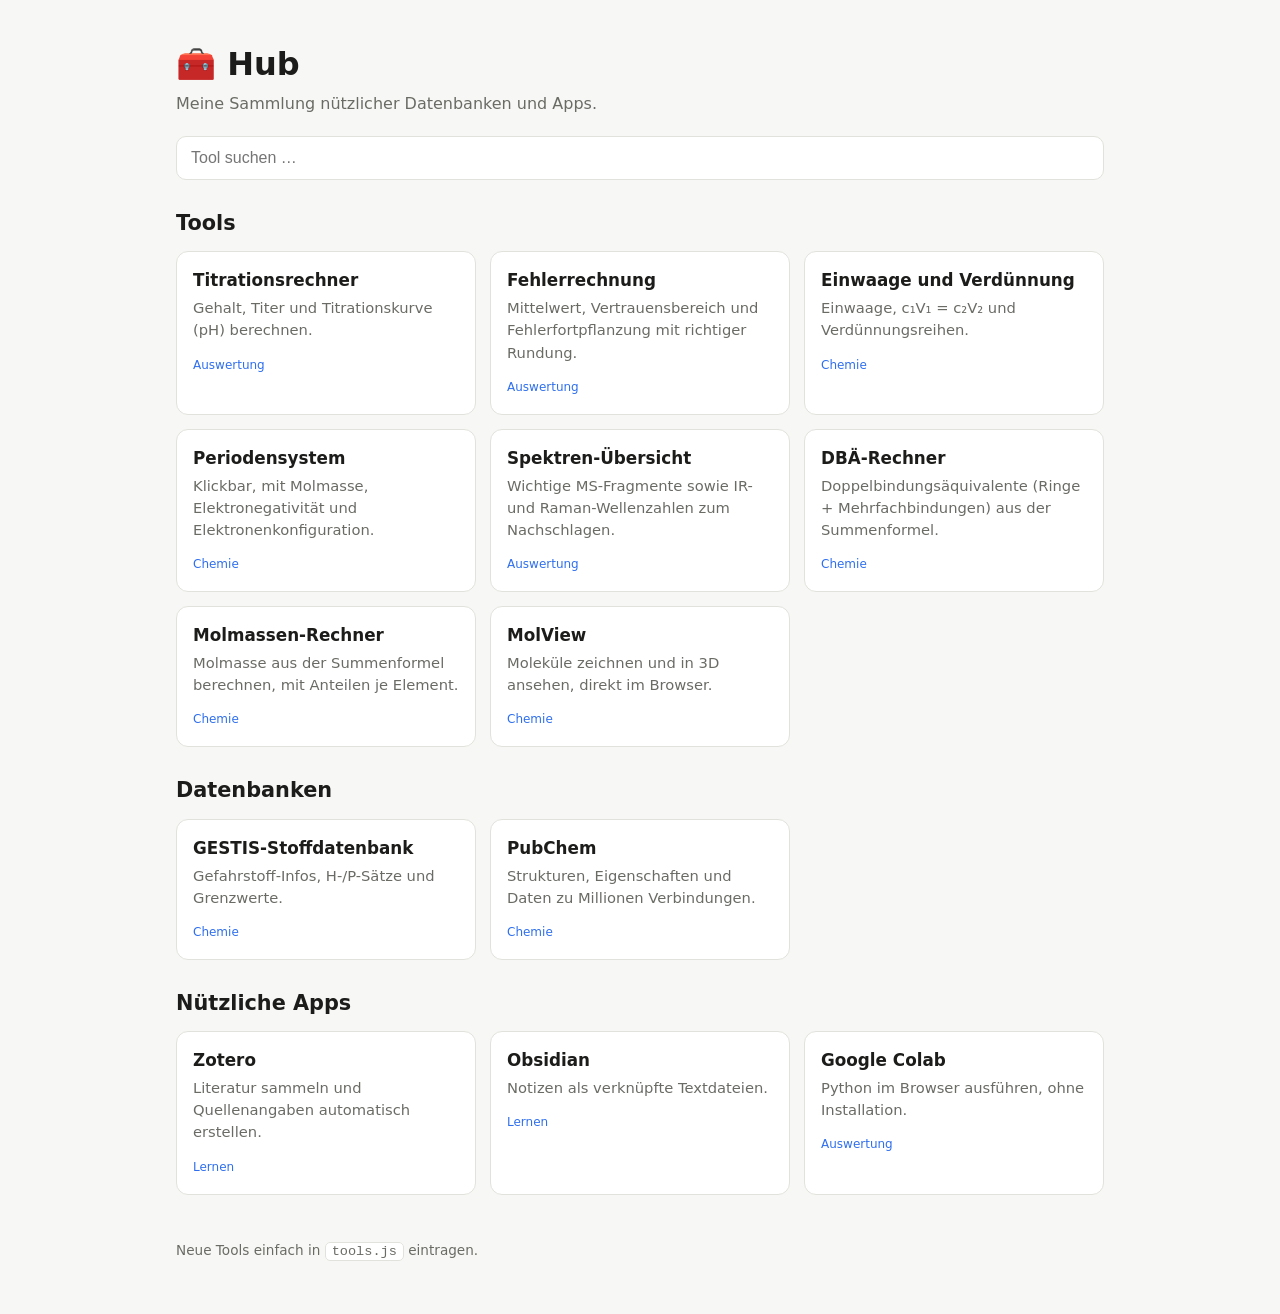
<file: index.html>
<!doctype html>
<html lang="de">
<head>
  <meta charset="utf-8">
  <meta name="viewport" content="width=device-width, initial-scale=1">
  <title>Hub</title>
  <meta name="description" content="Meine Sammlung nützlicher Tools">
  <link rel="stylesheet" href="style.css">
</head>
<body>
  <header>
    <h1>🧰 Hub</h1>
    <p>Meine Sammlung nützlicher Datenbanken und Apps.</p>
    <input id="suche" type="search" placeholder="Tool suchen …" aria-label="Suche" style="margin-bottom:0">
  </header>

  <main>
    <div id="liste"></div>
    <p id="leer" hidden>Nichts gefunden.</p>
  </main>

  <footer>
    <p>Neue Tools einfach in <code>tools.js</code> eintragen.</p>
  </footer>

  <script src="tools.js"></script>
  <script src="script.js"></script>
</body>
</html>
</file>
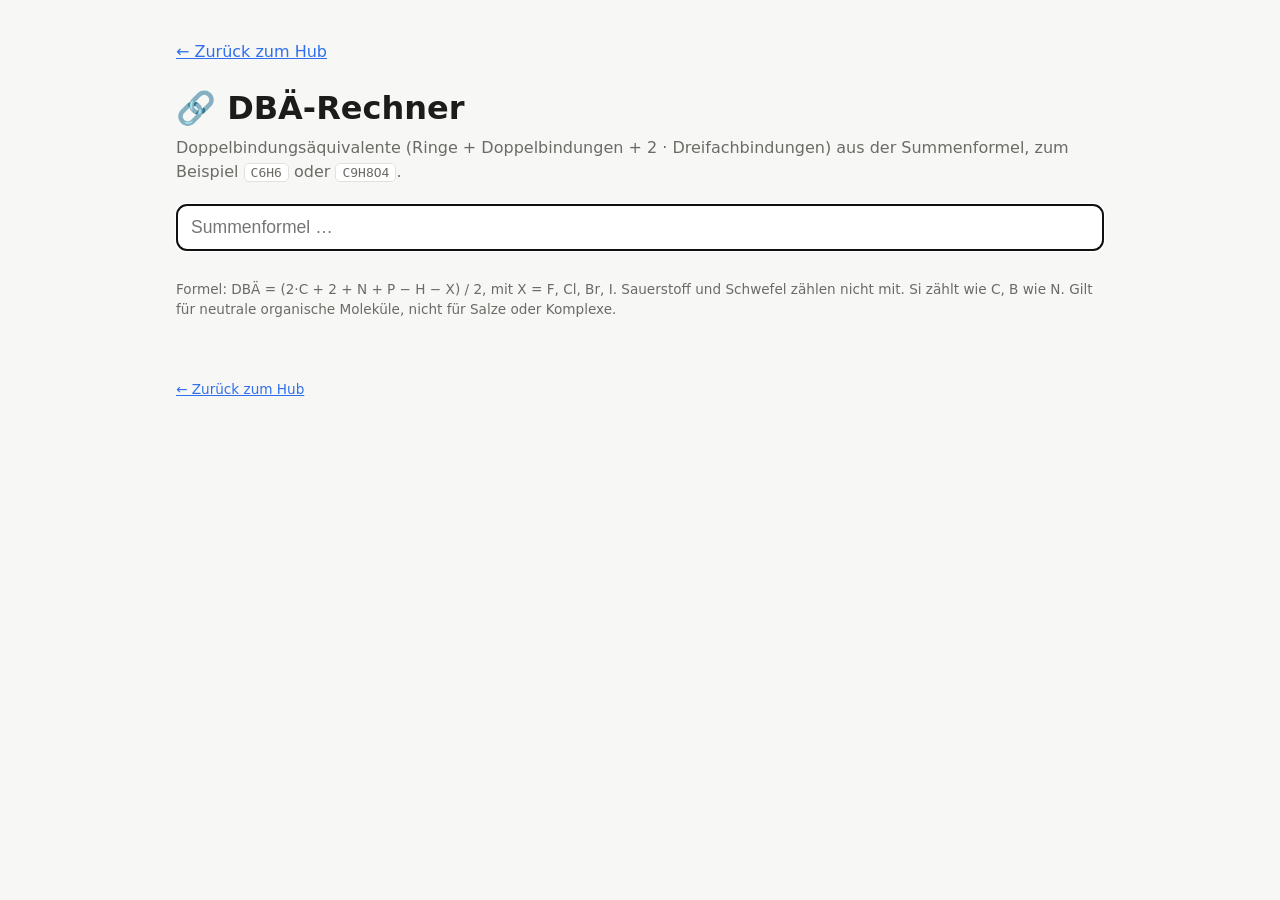
<file: dbae.html>
<!doctype html>
<html lang="de">
<head>
  <meta charset="utf-8">
  <meta name="viewport" content="width=device-width, initial-scale=1">
  <title>DBÄ-Rechner – Hub</title>
  <meta name="description" content="Doppelbindungsäquivalente aus der Summenformel berechnen">
  <link rel="stylesheet" href="style.css">
</head>
<body>
  <header>
    <p><a href="index.html">← Zurück zum Hub</a></p>
    <h1>🔗 DBÄ-Rechner</h1>
    <p>Doppelbindungsäquivalente (Ringe + Doppelbindungen + 2 · Dreifachbindungen) aus der Summenformel, zum Beispiel <code>C6H6</code> oder <code>C9H8O4</code>.</p>
    <input id="formel" type="text" placeholder="Summenformel …" aria-label="Summenformel"
           autocomplete="off" autocapitalize="off" spellcheck="false" autofocus>
  </header>

  <main>
    <p id="fehler" class="fehler" hidden></p>
    <div id="ergebnis" hidden>
      <p class="gross">DBÄ = <strong id="dbae"></strong></p>
      <p id="deutung"></p>
      <p id="rechnung" class="hinweis"></p>
    </div>
    <p class="hinweis">Formel: DBÄ = (2·C + 2 + N + P − H − X) / 2, mit X = F, Cl, Br, I.
      Sauerstoff und Schwefel zählen nicht mit. Si zählt wie C, B wie N.
      Gilt für neutrale organische Moleküle, nicht für Salze oder Komplexe.</p>
  </main>

  <footer>
    <p><a href="index.html">← Zurück zum Hub</a></p>
  </footer>

  <script src="formel.js"></script>
  <script src="dbae.js"></script>
</body>
</html>
</file>
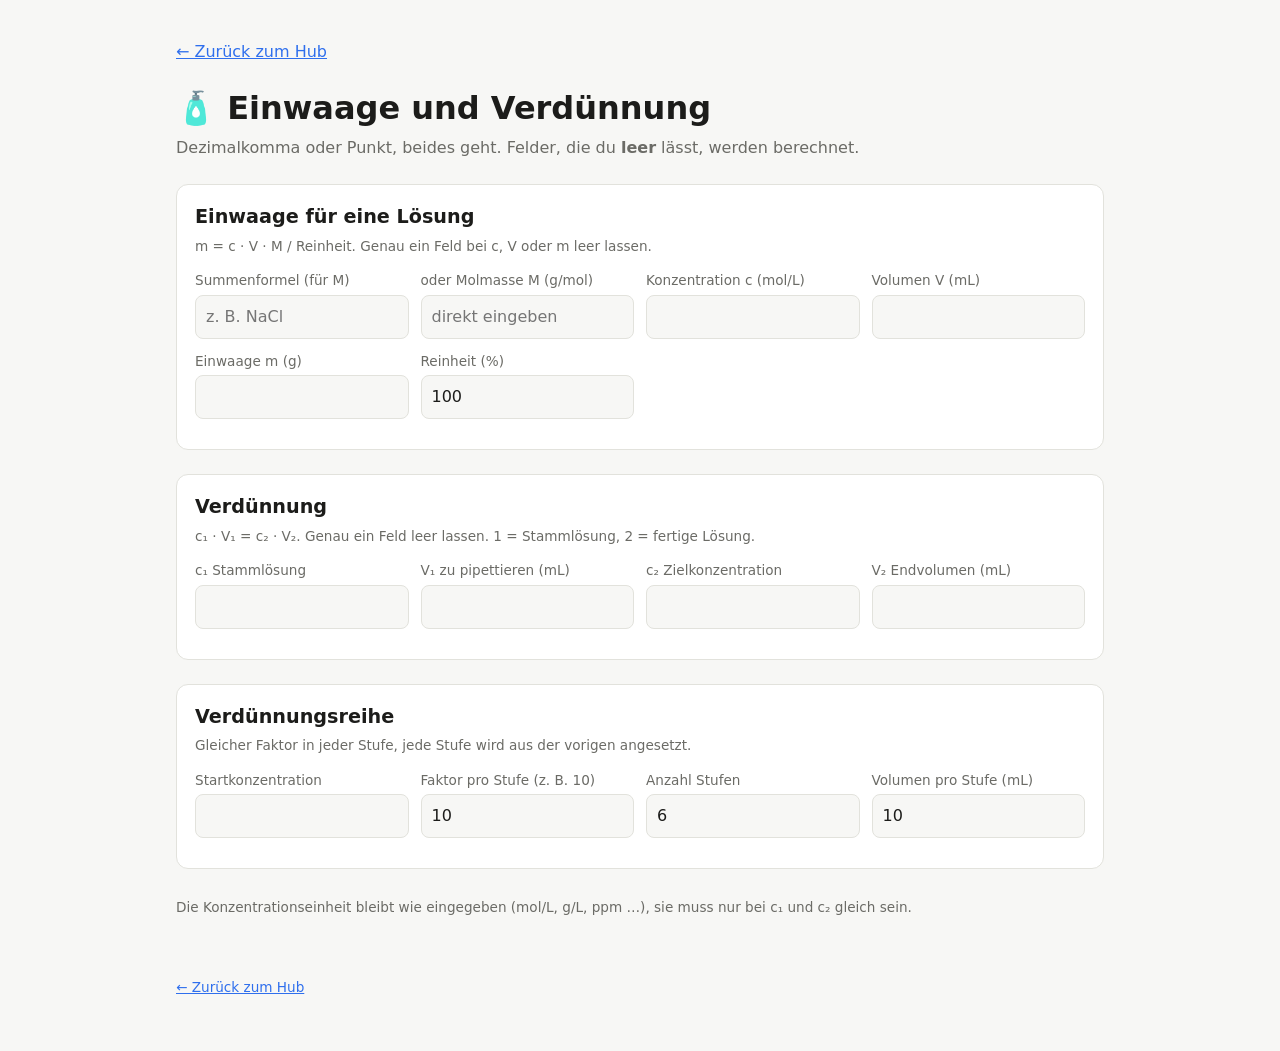
<file: einwaage.html>
<!doctype html>
<html lang="de">
<head>
  <meta charset="utf-8">
  <meta name="viewport" content="width=device-width, initial-scale=1">
  <title>Einwaage und Verdünnung – Hub</title>
  <meta name="description" content="Einwaage, Verdünnung und Verdünnungsreihe berechnen">
  <link rel="stylesheet" href="style.css">
</head>
<body>
  <header>
    <p><a href="index.html">← Zurück zum Hub</a></p>
    <h1>🧴 Einwaage und Verdünnung</h1>
    <p>Dezimalkomma oder Punkt, beides geht. Felder, die du <strong>leer</strong> lässt, werden berechnet.</p>
  </header>

  <main>
    <section class="box">
      <h2>Einwaage für eine Lösung</h2>
      <p class="hinweis">m = c · V · M / Reinheit. Genau ein Feld bei c, V oder m leer lassen.</p>
      <div class="form">
        <label>Summenformel (für M)<input id="e-formel" type="text" placeholder="z. B. NaCl" autocomplete="off" autocapitalize="off" spellcheck="false"></label>
        <label>oder Molmasse M (g/mol)<input id="e-M" type="text" inputmode="decimal" placeholder="direkt eingeben"></label>
        <label>Konzentration c (mol/L)<input id="e-c" type="text" inputmode="decimal"></label>
        <label>Volumen V (mL)<input id="e-V" type="text" inputmode="decimal"></label>
        <label>Einwaage m (g)<input id="e-m" type="text" inputmode="decimal"></label>
        <label>Reinheit (%)<input id="e-p" type="text" inputmode="decimal" value="100"></label>
      </div>
      <div id="e-out" class="ergebnis-box" hidden></div>
    </section>

    <section class="box">
      <h2>Verdünnung</h2>
      <p class="hinweis">c₁ · V₁ = c₂ · V₂. Genau ein Feld leer lassen. 1 = Stammlösung, 2 = fertige Lösung.</p>
      <div class="form">
        <label>c₁ Stammlösung<input id="v-c1" type="text" inputmode="decimal"></label>
        <label>V₁ zu pipettieren (mL)<input id="v-V1" type="text" inputmode="decimal"></label>
        <label>c₂ Zielkonzentration<input id="v-c2" type="text" inputmode="decimal"></label>
        <label>V₂ Endvolumen (mL)<input id="v-V2" type="text" inputmode="decimal"></label>
      </div>
      <div id="v-out" class="ergebnis-box" hidden></div>
    </section>

    <section class="box">
      <h2>Verdünnungsreihe</h2>
      <p class="hinweis">Gleicher Faktor in jeder Stufe, jede Stufe wird aus der vorigen angesetzt.</p>
      <div class="form">
        <label>Startkonzentration<input id="r-c" type="text" inputmode="decimal"></label>
        <label>Faktor pro Stufe (z. B. 10)<input id="r-f" type="text" inputmode="decimal" value="10"></label>
        <label>Anzahl Stufen<input id="r-n" type="text" inputmode="numeric" value="6"></label>
        <label>Volumen pro Stufe (mL)<input id="r-V" type="text" inputmode="decimal" value="10"></label>
      </div>
      <div id="r-out" hidden>
        <table class="text">
          <thead><tr><th>Stufe</th><th>Konzentration</th><th>Übertrag (mL)</th><th>Lösungsmittel (mL)</th></tr></thead>
          <tbody id="r-zeilen"></tbody>
        </table>
      </div>
      <p id="r-fehler" class="fehler" hidden></p>
    </section>

    <p class="hinweis">Die Konzentrationseinheit bleibt wie eingegeben (mol/L, g/L, ppm …), sie muss nur bei c₁ und c₂ gleich sein.</p>
  </main>

  <footer><p><a href="index.html">← Zurück zum Hub</a></p></footer>
  <script src="formel.js"></script>
  <script src="rechnen.js"></script>
  <script src="einwaage.js"></script>
</body>
</html>
</file>
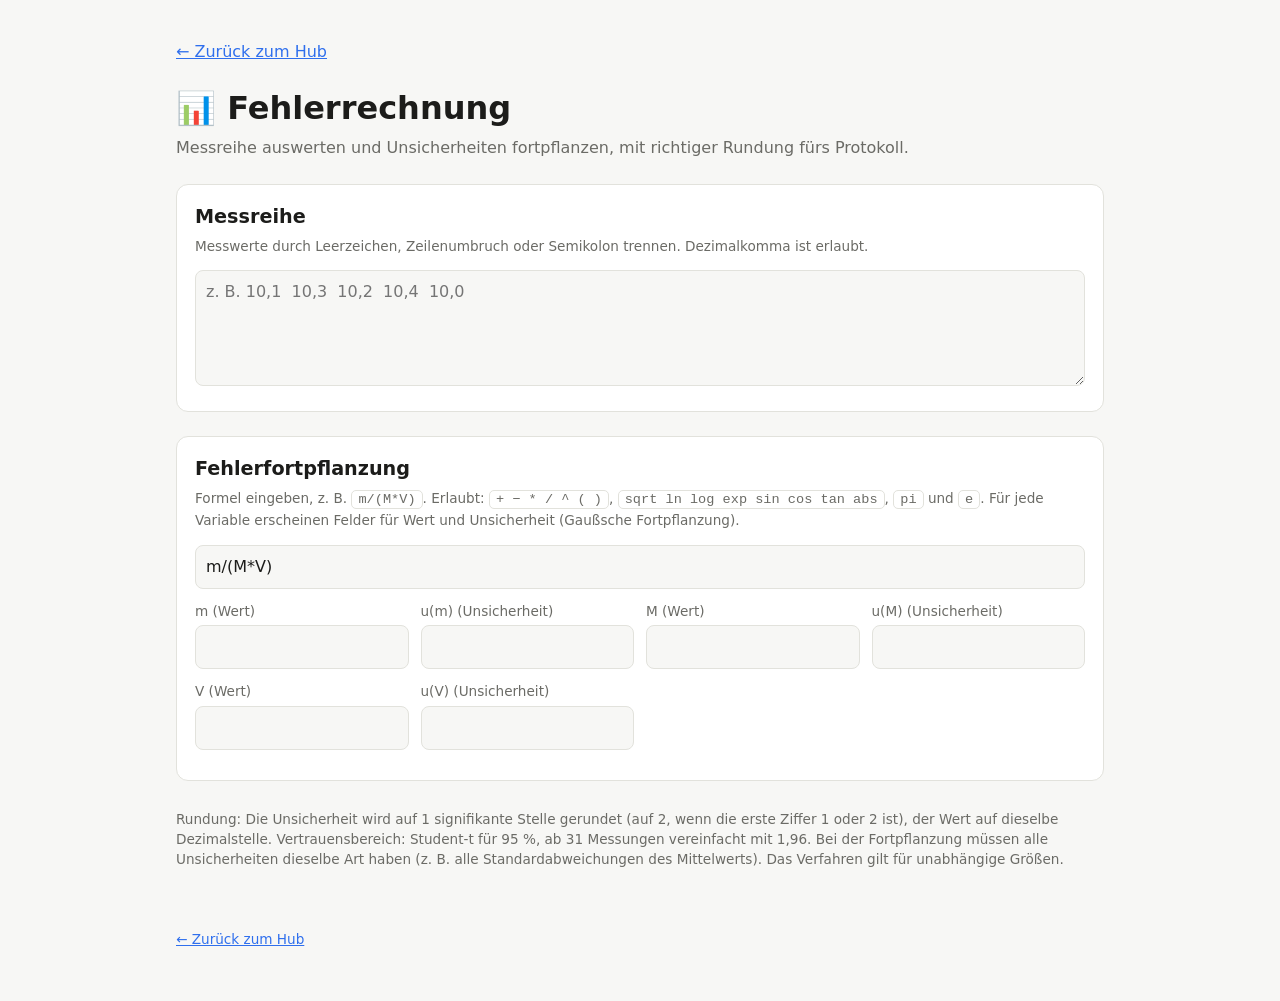
<file: fehler.html>
<!doctype html>
<html lang="de">
<head>
  <meta charset="utf-8">
  <meta name="viewport" content="width=device-width, initial-scale=1">
  <title>Fehlerrechnung – Hub</title>
  <meta name="description" content="Mittelwert, Standardabweichung, Vertrauensbereich und Fehlerfortpflanzung">
  <link rel="stylesheet" href="style.css">
</head>
<body>
  <header>
    <p><a href="index.html">← Zurück zum Hub</a></p>
    <h1>📊 Fehlerrechnung</h1>
    <p>Messreihe auswerten und Unsicherheiten fortpflanzen, mit richtiger Rundung fürs Protokoll.</p>
  </header>

  <main>
    <section class="box">
      <h2>Messreihe</h2>
      <p class="hinweis">Messwerte durch Leerzeichen, Zeilenumbruch oder Semikolon trennen. Dezimalkomma ist erlaubt.</p>
      <textarea id="m-werte" rows="4" placeholder="z. B. 10,1  10,3  10,2  10,4  10,0" aria-label="Messwerte"></textarea>
      <p id="m-fehler" class="fehler" hidden></p>
      <div id="m-out" class="ergebnis-box" hidden>
        <p class="gross">Ergebnis: <strong id="m-ergebnis"></strong></p>
        <p id="m-ergebnis95"></p>
        <table class="text">
          <tbody id="m-tabelle"></tbody>
        </table>
      </div>
    </section>

    <section class="box">
      <h2>Fehlerfortpflanzung</h2>
      <p class="hinweis">Formel eingeben, z. B. <code>m/(M*V)</code>. Erlaubt: <code>+ − * / ^ ( )</code>, <code>sqrt ln log exp sin cos tan abs</code>, <code>pi</code> und <code>e</code>. Für jede Variable erscheinen Felder für Wert und Unsicherheit (Gaußsche Fortpflanzung).</p>
      <input id="f-ausdruck" class="voll" type="text" value="m/(M*V)" aria-label="Formel" autocomplete="off" autocapitalize="off" spellcheck="false">
      <p id="f-fehler" class="fehler" hidden></p>
      <div id="f-felder" class="form"></div>
      <div id="f-out" class="ergebnis-box" hidden>
        <p class="gross">Ergebnis: <strong id="f-ergebnis"></strong></p>
        <p id="f-rel"></p>
        <table class="text">
          <thead><tr><th>Variable</th><th>∂f/∂x</th><th>Anteil am Fehler</th></tr></thead>
          <tbody id="f-tabelle"></tbody>
        </table>
      </div>
    </section>

    <p class="hinweis">Rundung: Die Unsicherheit wird auf 1 signifikante Stelle gerundet (auf 2, wenn die erste Ziffer 1 oder 2 ist), der Wert auf dieselbe Dezimalstelle.
      Vertrauensbereich: Student-t für 95 %, ab 31 Messungen vereinfacht mit 1,96. Bei der Fortpflanzung müssen alle Unsicherheiten dieselbe Art haben (z. B. alle Standardabweichungen des Mittelwerts).
      Das Verfahren gilt für unabhängige Größen.</p>
  </main>

  <footer><p><a href="index.html">← Zurück zum Hub</a></p></footer>
  <script src="rechnen.js"></script>
  <script src="fehler.js"></script>
</body>
</html>
</file>
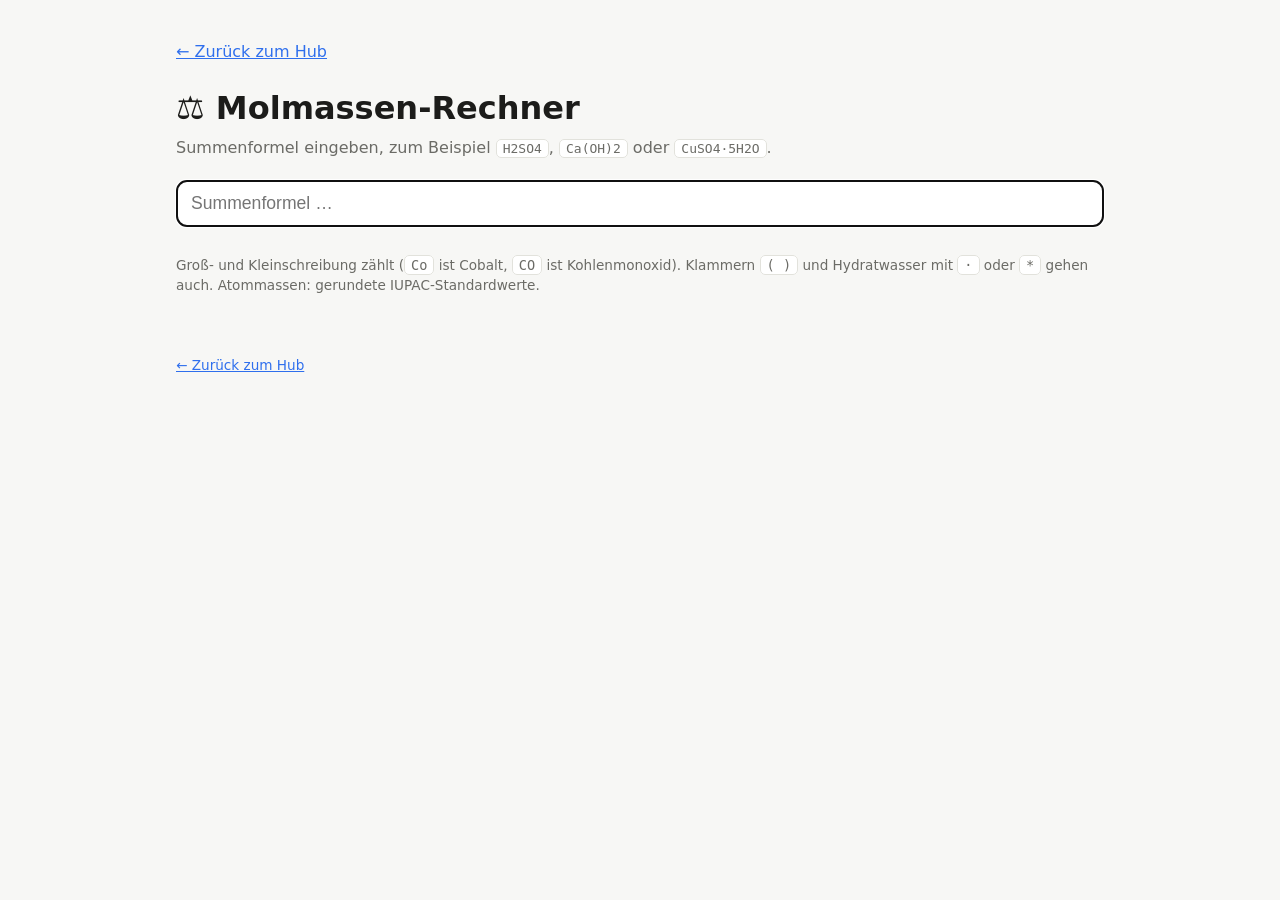
<file: molmasse.html>
<!doctype html>
<html lang="de">
<head>
  <meta charset="utf-8">
  <meta name="viewport" content="width=device-width, initial-scale=1">
  <title>Molmassen-Rechner – Hub</title>
  <meta name="description" content="Molmasse aus der Summenformel berechnen">
  <link rel="stylesheet" href="style.css">
</head>
<body>
  <header>
    <p><a href="index.html">← Zurück zum Hub</a></p>
    <h1>⚖️ Molmassen-Rechner</h1>
    <p>Summenformel eingeben, zum Beispiel <code>H2SO4</code>, <code>Ca(OH)2</code> oder <code>CuSO4·5H2O</code>.</p>
    <input id="formel" type="text" placeholder="Summenformel …" aria-label="Summenformel"
           autocomplete="off" autocapitalize="off" spellcheck="false" autofocus>
  </header>

  <main>
    <p id="fehler" class="fehler" hidden></p>
    <div id="ergebnis" hidden>
      <p class="gross">M = <strong id="summe"></strong> g/mol</p>
      <table>
        <thead><tr><th>Element</th><th>Anzahl</th><th>Atommasse (g/mol)</th><th>Masse (g/mol)</th><th>Anteil</th></tr></thead>
        <tbody id="zeilen"></tbody>
      </table>
    </div>
    <p class="hinweis">Groß- und Kleinschreibung zählt (<code>Co</code> ist Cobalt, <code>CO</code> ist Kohlenmonoxid).
      Klammern <code>( )</code> und Hydratwasser mit <code>·</code> oder <code>*</code> gehen auch.
      Atommassen: gerundete IUPAC-Standardwerte.</p>
  </main>

  <footer>
    <p><a href="index.html">← Zurück zum Hub</a></p>
  </footer>

  <script src="formel.js"></script>
  <script src="molmasse.js"></script>
</body>
</html>
</file>
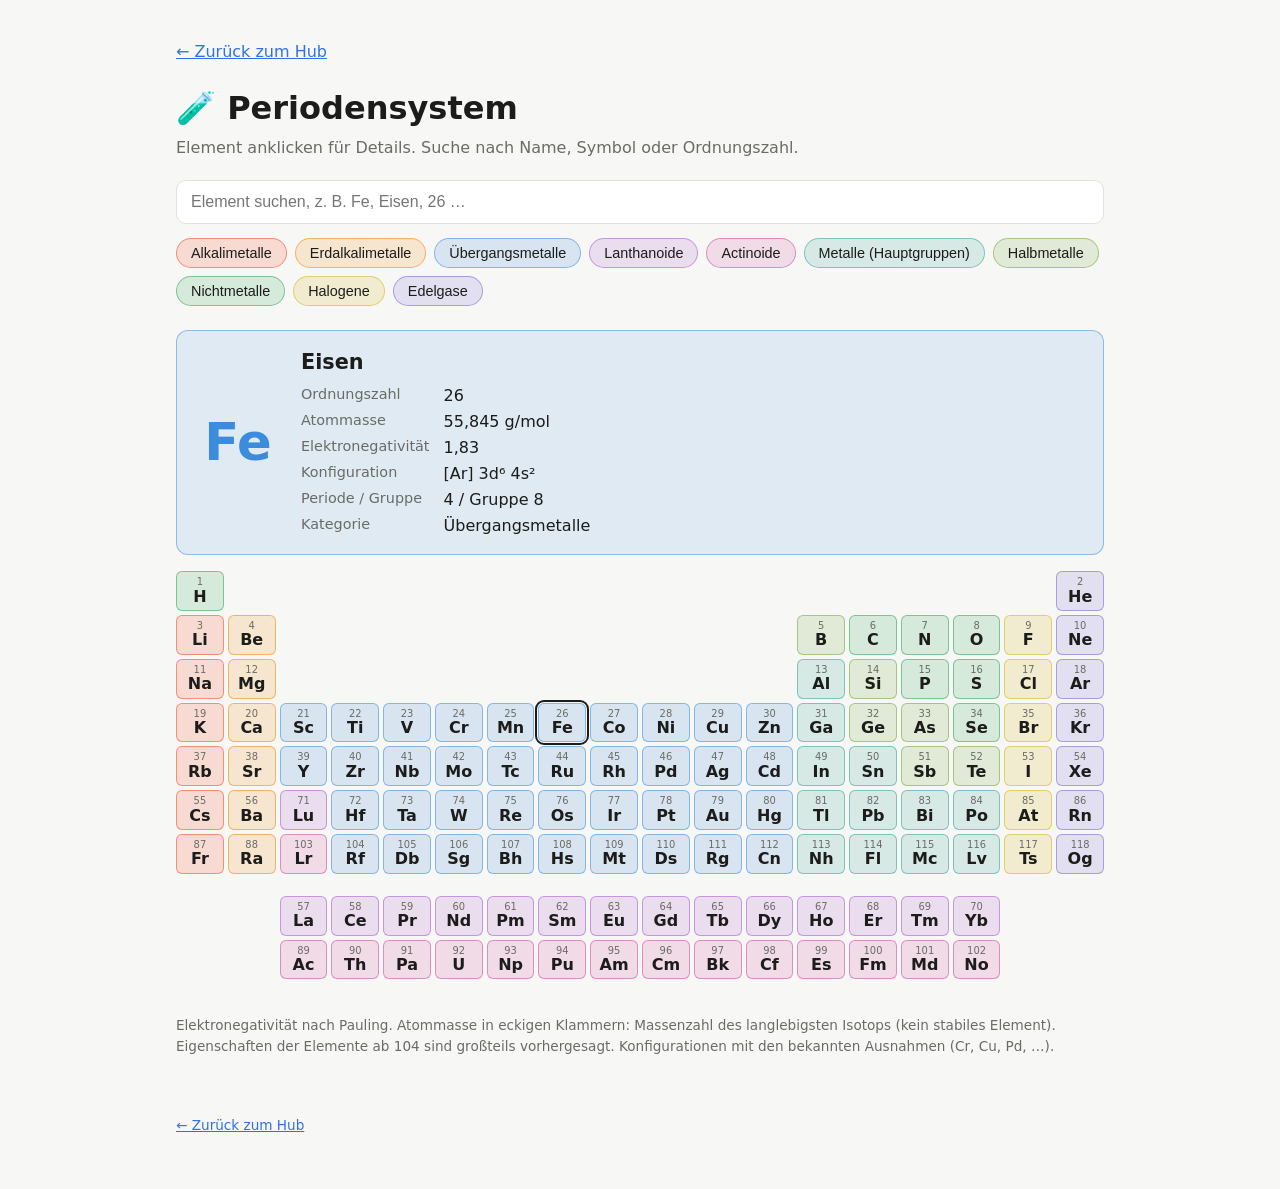
<file: periodensystem.html>
<!doctype html>
<html lang="de">
<head>
  <meta charset="utf-8">
  <meta name="viewport" content="width=device-width, initial-scale=1">
  <title>Periodensystem – Hub</title>
  <meta name="description" content="Klickbares Periodensystem mit Molmasse, Elektronegativität und Elektronenkonfiguration">
  <link rel="stylesheet" href="style.css">
</head>
<body>
  <header>
    <p><a href="index.html">← Zurück zum Hub</a></p>
    <h1>🧪 Periodensystem</h1>
    <p>Element anklicken für Details. Suche nach Name, Symbol oder Ordnungszahl.</p>
    <input id="suche" type="search" placeholder="Element suchen, z. B. Fe, Eisen, 26 …" aria-label="Suche" autocomplete="off">
    <div id="legende" class="filter"></div>
  </header>

  <main>
    <div id="detail" class="detail" aria-live="polite"></div>
    <div class="pt-scroll"><div id="pt" class="pt"></div></div>
    <p class="hinweis">Elektronegativität nach Pauling. Atommasse in eckigen Klammern: Massenzahl des langlebigsten Isotops (kein stabiles Element).
      Eigenschaften der Elemente ab 104 sind großteils vorhergesagt. Konfigurationen mit den bekannten Ausnahmen (Cr, Cu, Pd, …).</p>
  </main>

  <footer>
    <p><a href="index.html">← Zurück zum Hub</a></p>
  </footer>

  <script src="periodensystem-daten.js"></script>
  <script src="periodensystem.js"></script>
</body>
</html>
</file>
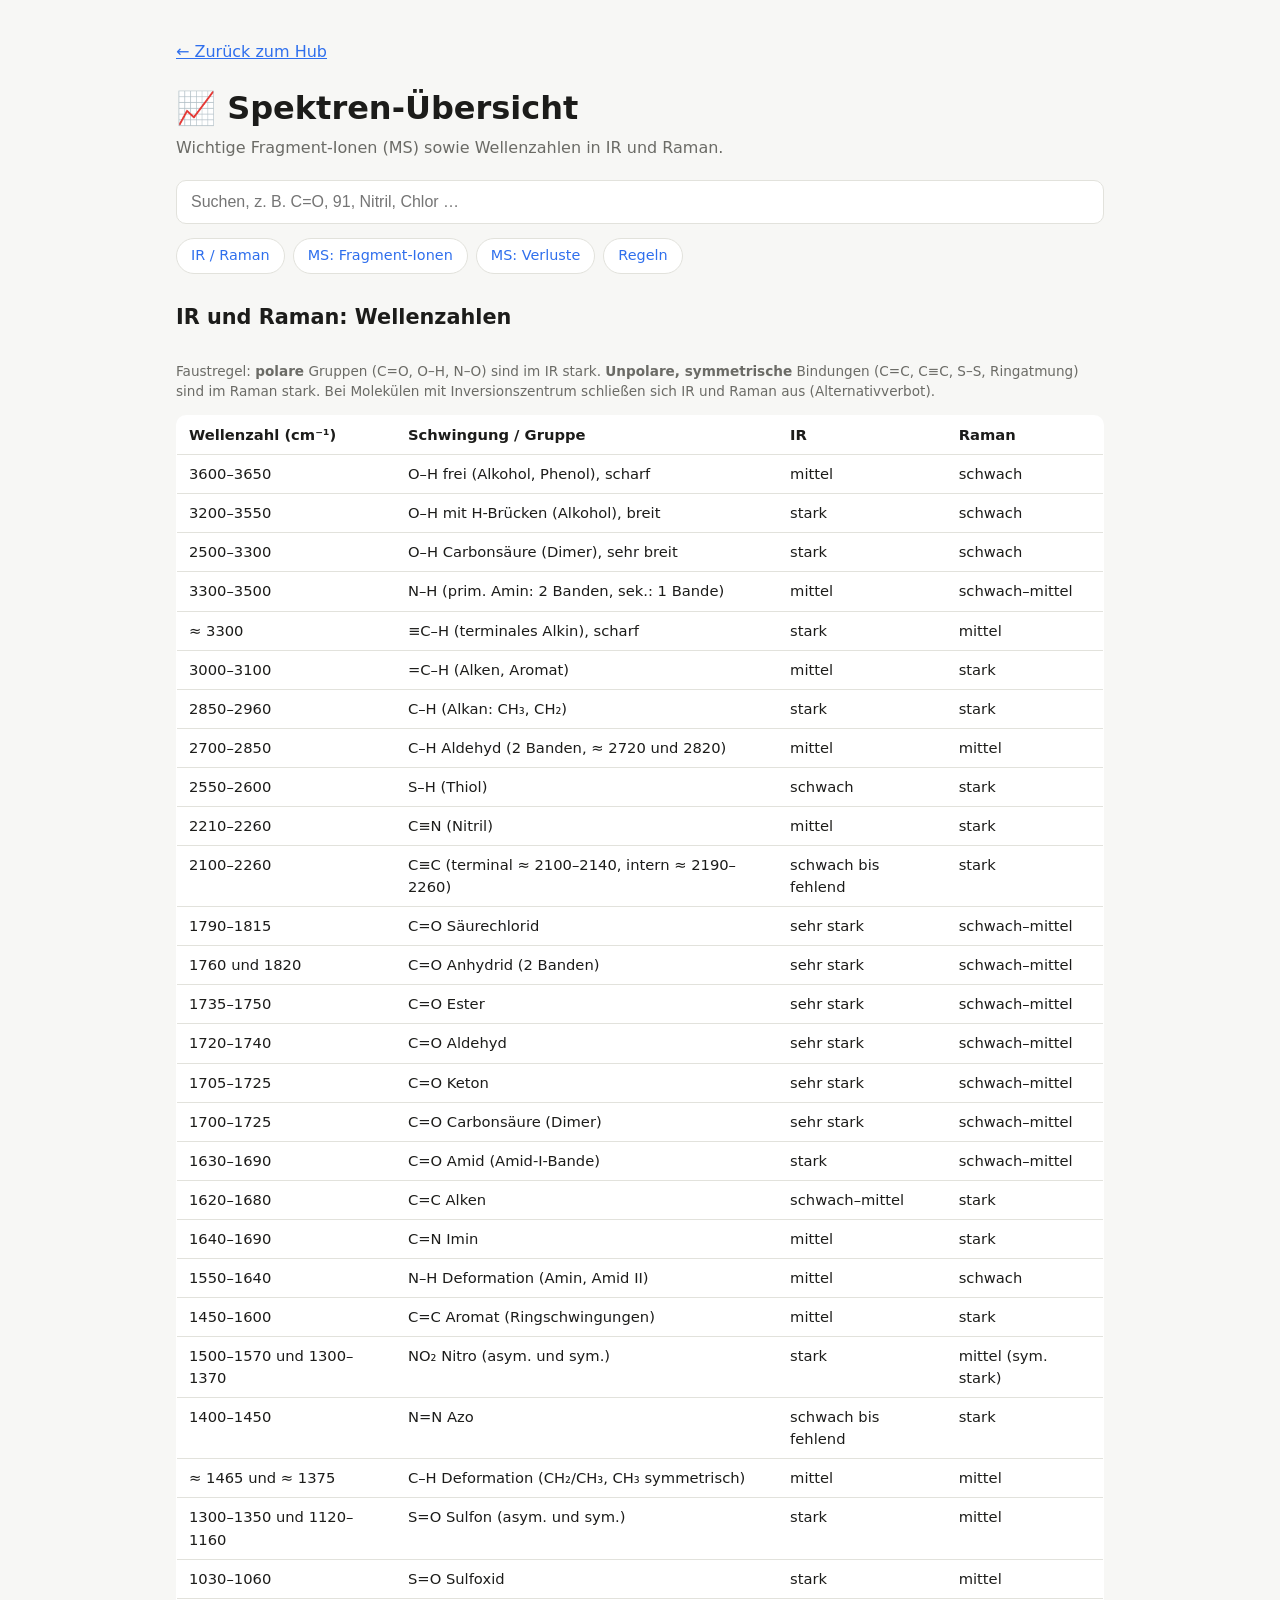
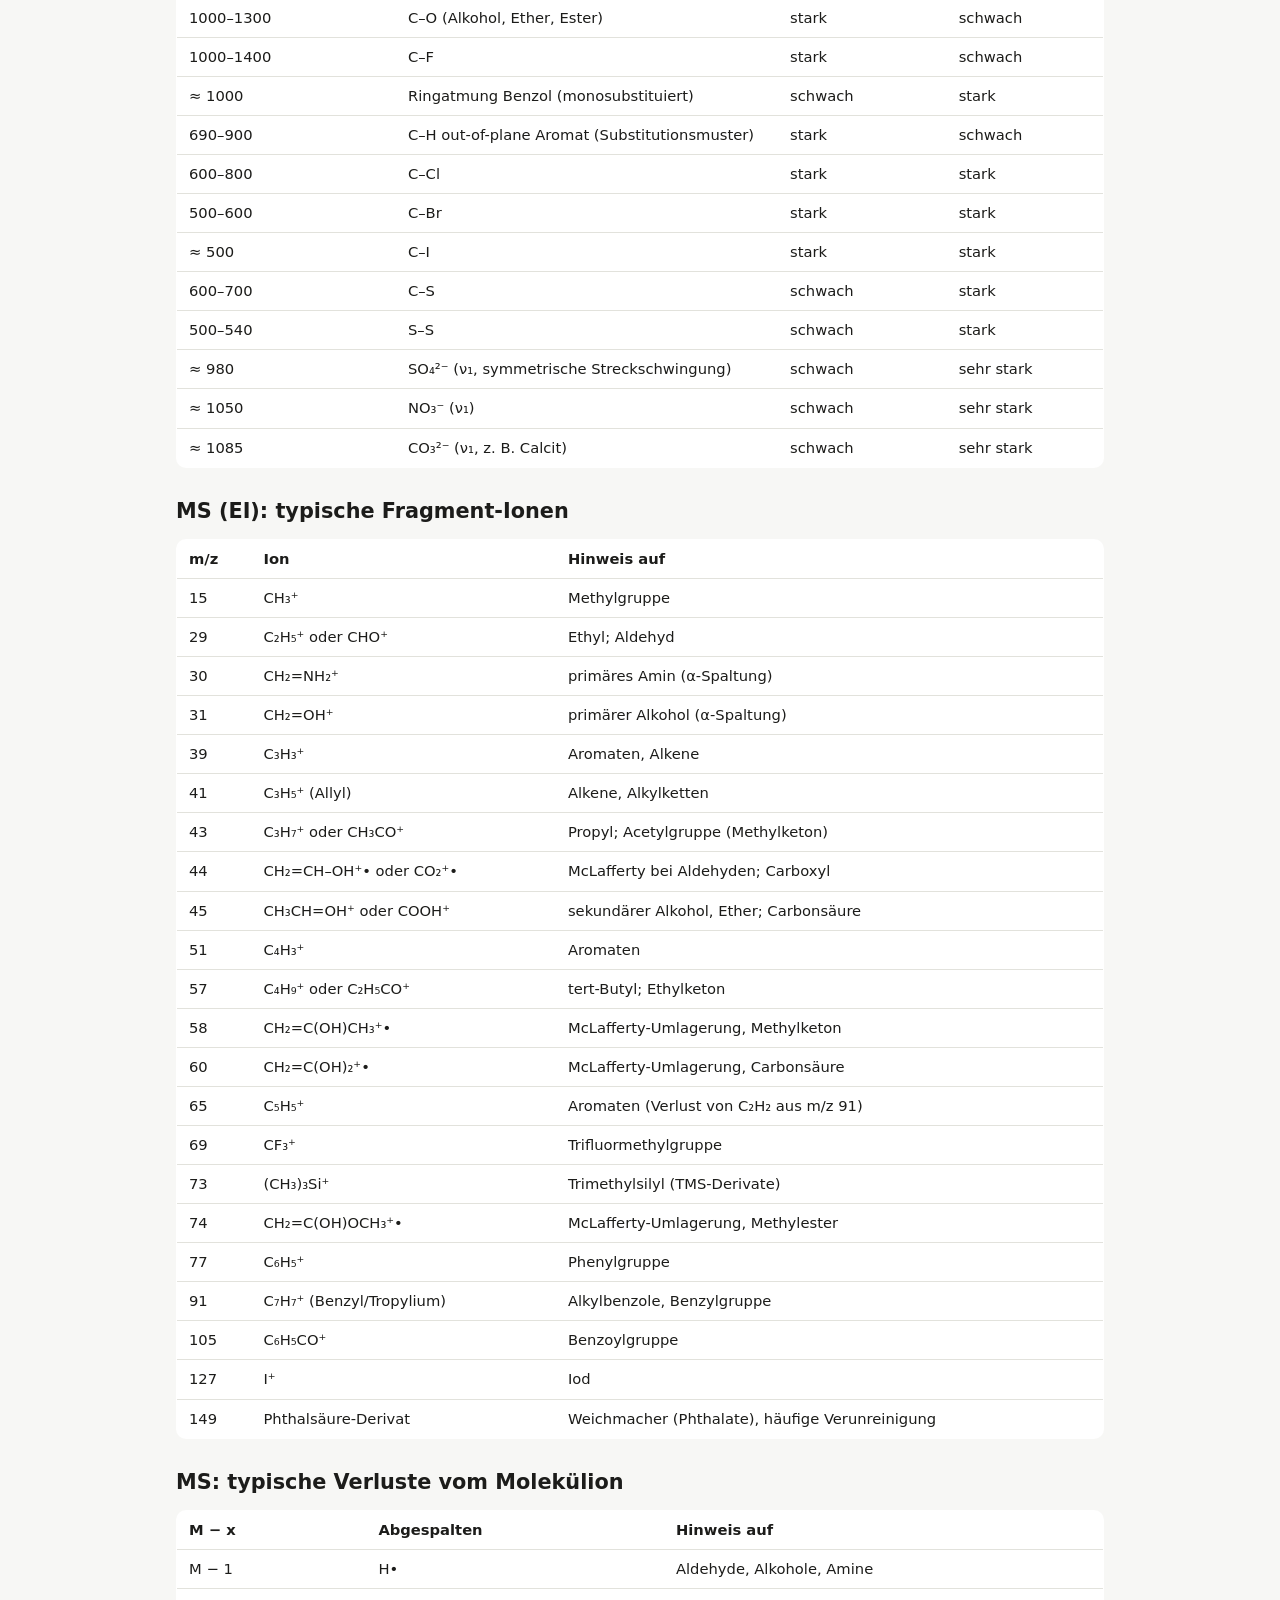
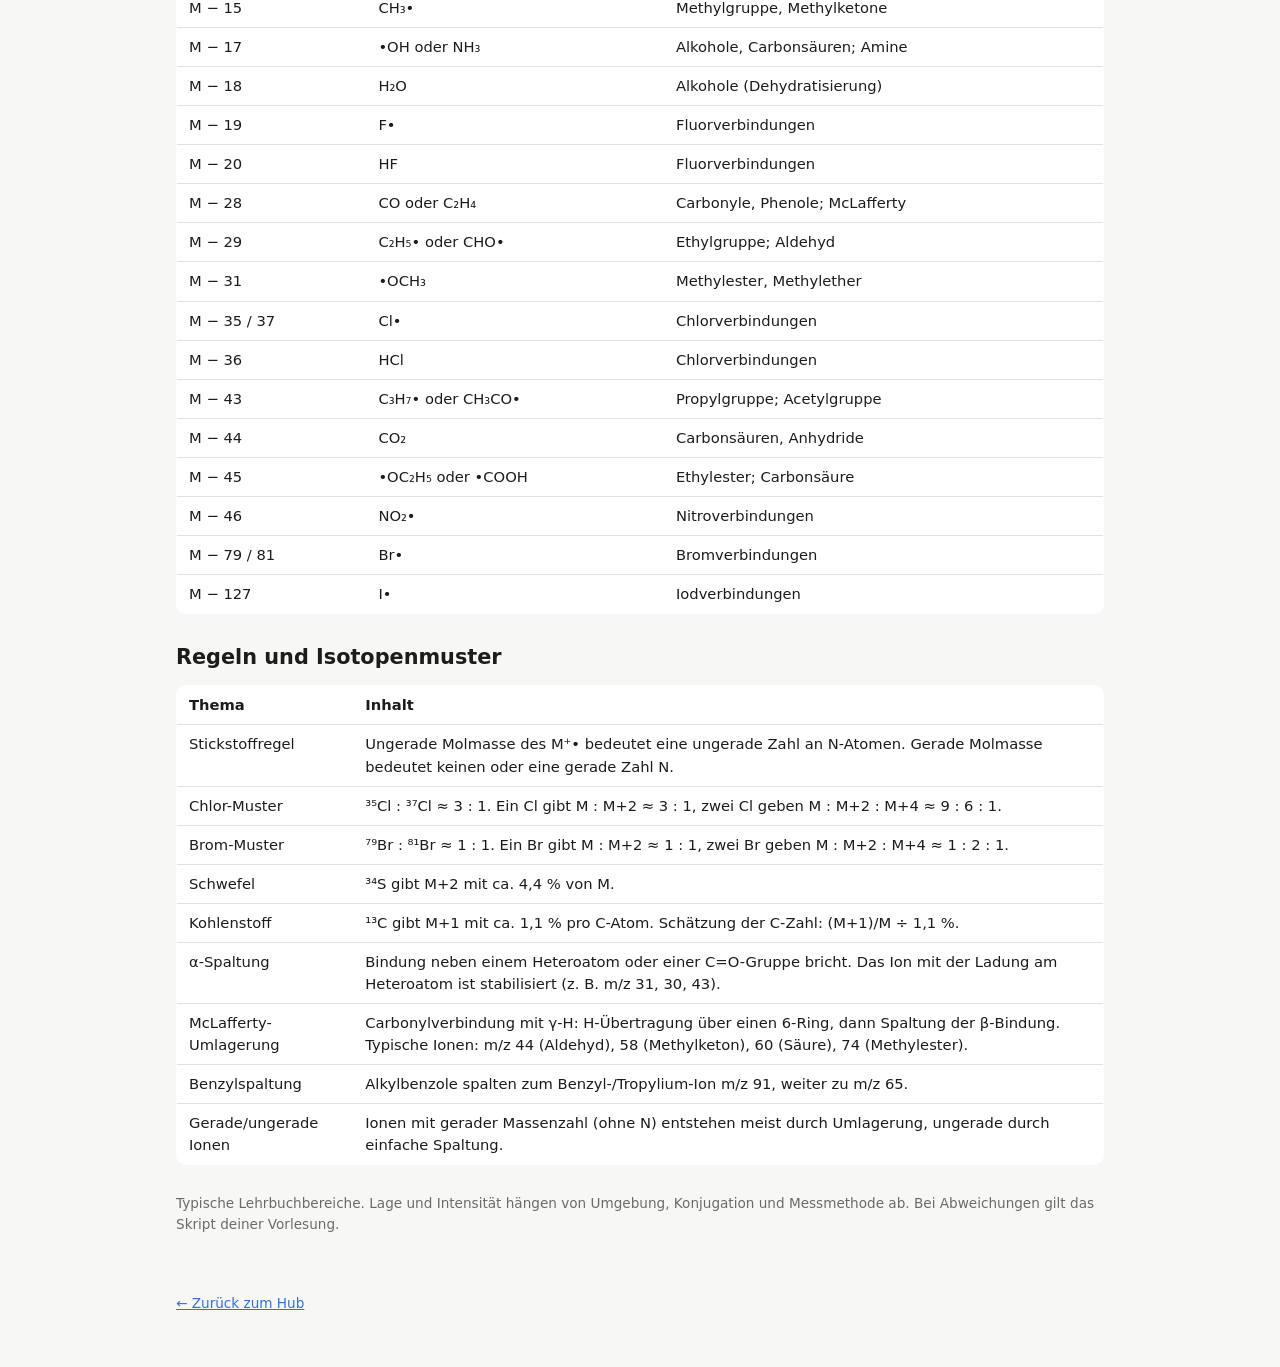
<file: spektren.html>
<!doctype html>
<html lang="de">
<head>
  <meta charset="utf-8">
  <meta name="viewport" content="width=device-width, initial-scale=1">
  <title>Spektren-Übersicht – Hub</title>
  <meta name="description" content="Wichtige MS-Fragmente sowie IR- und Raman-Wellenzahlen im Überblick">
  <link rel="stylesheet" href="style.css">
</head>
<body>
  <header>
    <p><a href="index.html">← Zurück zum Hub</a></p>
    <h1>📈 Spektren-Übersicht</h1>
    <p>Wichtige Fragment-Ionen (MS) sowie Wellenzahlen in IR und Raman.</p>
    <input id="suche" type="search" placeholder="Suchen, z. B. C=O, 91, Nitril, Chlor …" aria-label="Suche" autocomplete="off">
    <nav class="filter">
      <a class="chip" href="#ir">IR / Raman</a>
      <a class="chip" href="#ms">MS: Fragment-Ionen</a>
      <a class="chip" href="#verluste">MS: Verluste</a>
      <a class="chip" href="#regeln">Regeln</a>
    </nav>
  </header>

  <main>
    <section id="ir">
      <h2>IR und Raman: Wellenzahlen</h2>
      <p class="hinweis">Faustregel: <strong>polare</strong> Gruppen (C=O, O–H, N–O) sind im IR stark. <strong>Unpolare, symmetrische</strong> Bindungen (C=C, C≡C, S–S, Ringatmung) sind im Raman stark. Bei Molekülen mit Inversionszentrum schließen sich IR und Raman aus (Alternativverbot).</p>
      <table class="text">
        <thead><tr><th>Wellenzahl (cm⁻¹)</th><th>Schwingung / Gruppe</th><th>IR</th><th>Raman</th></tr></thead>
        <tbody id="ir-zeilen"></tbody>
      </table>
    </section>

    <section id="ms">
      <h2>MS (EI): typische Fragment-Ionen</h2>
      <table class="text">
        <thead><tr><th>m/z</th><th>Ion</th><th>Hinweis auf</th></tr></thead>
        <tbody id="ms-zeilen"></tbody>
      </table>
    </section>

    <section id="verluste">
      <h2>MS: typische Verluste vom Molekülion</h2>
      <table class="text">
        <thead><tr><th>M − x</th><th>Abgespalten</th><th>Hinweis auf</th></tr></thead>
        <tbody id="verlust-zeilen"></tbody>
      </table>
    </section>

    <section id="regeln">
      <h2>Regeln und Isotopenmuster</h2>
      <table class="text">
        <thead><tr><th>Thema</th><th>Inhalt</th></tr></thead>
        <tbody id="regel-zeilen"></tbody>
      </table>
    </section>

    <p id="leer" hidden>Nichts gefunden.</p>
    <p class="hinweis">Typische Lehrbuchbereiche. Lage und Intensität hängen von Umgebung, Konjugation und Messmethode ab. Bei Abweichungen gilt das Skript deiner Vorlesung.</p>
  </main>

  <footer>
    <p><a href="index.html">← Zurück zum Hub</a></p>
  </footer>

  <script src="spektren.js"></script>
</body>
</html>
</file>
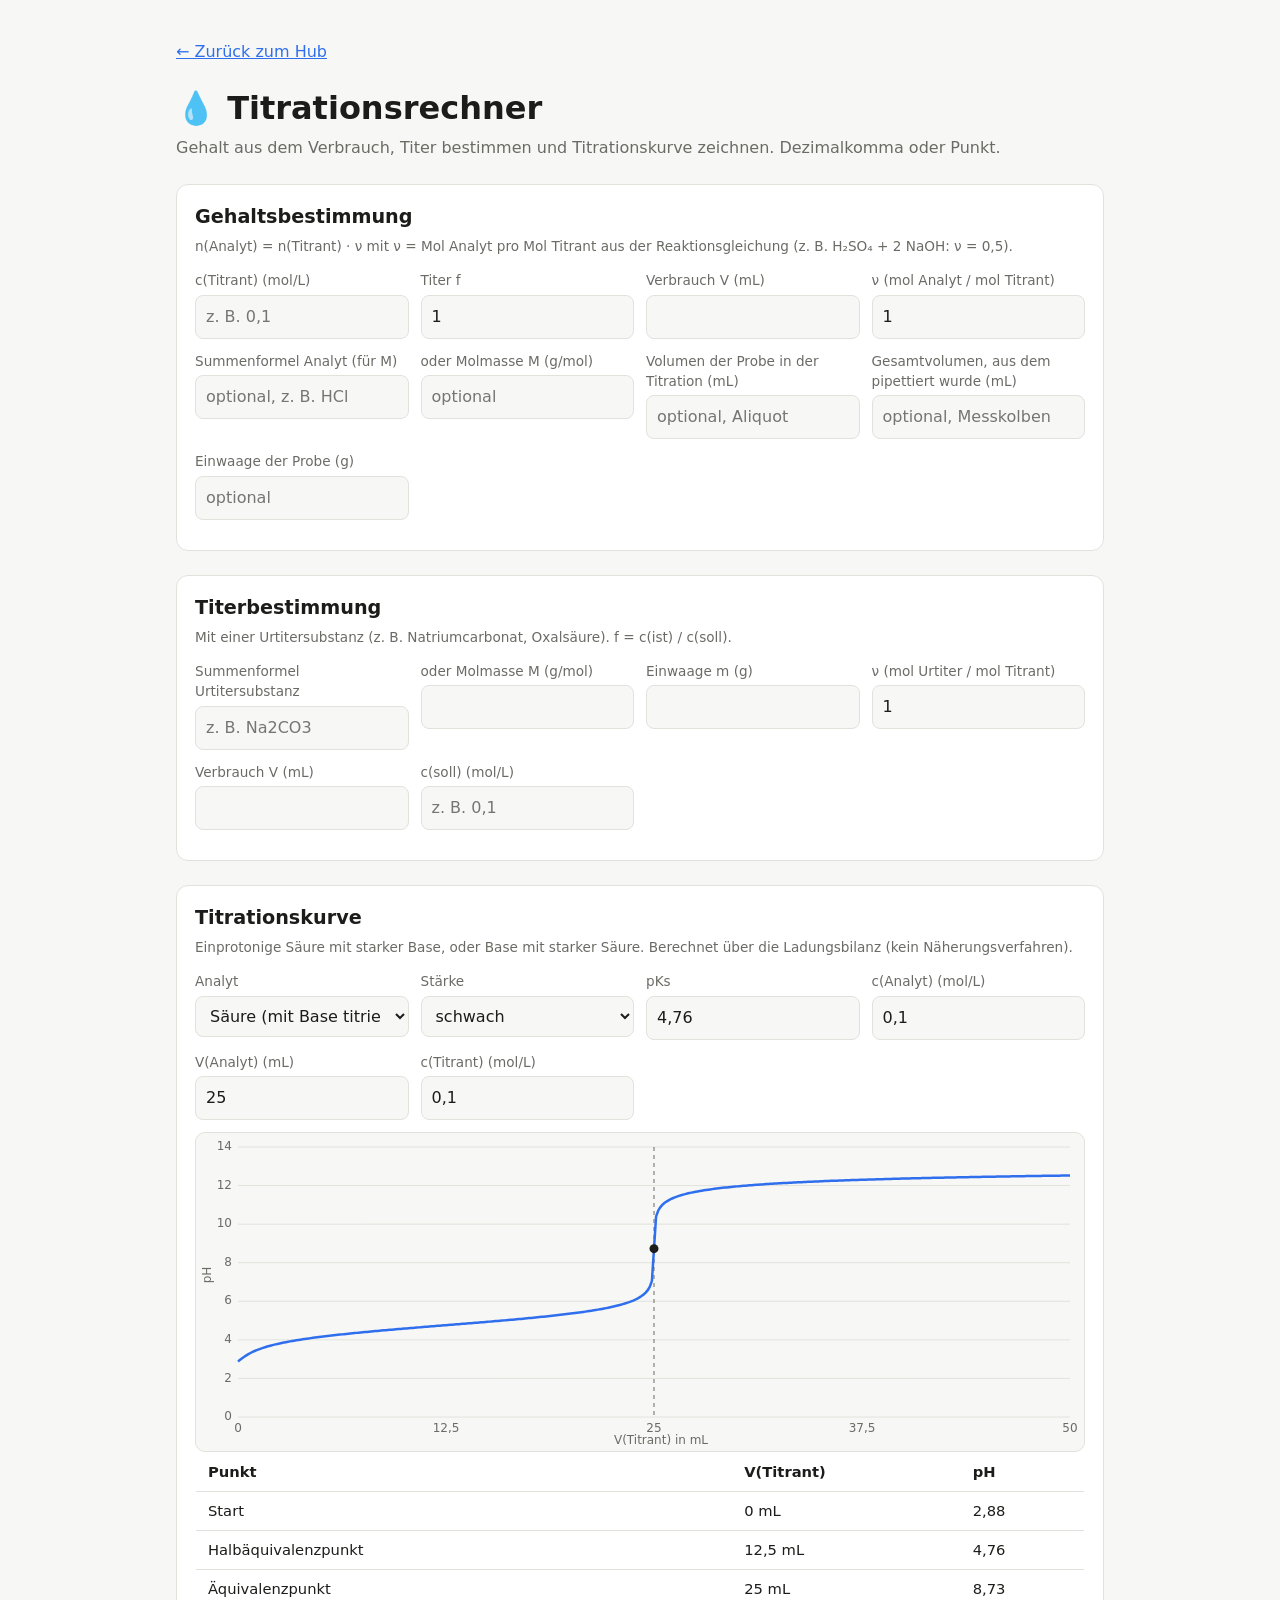
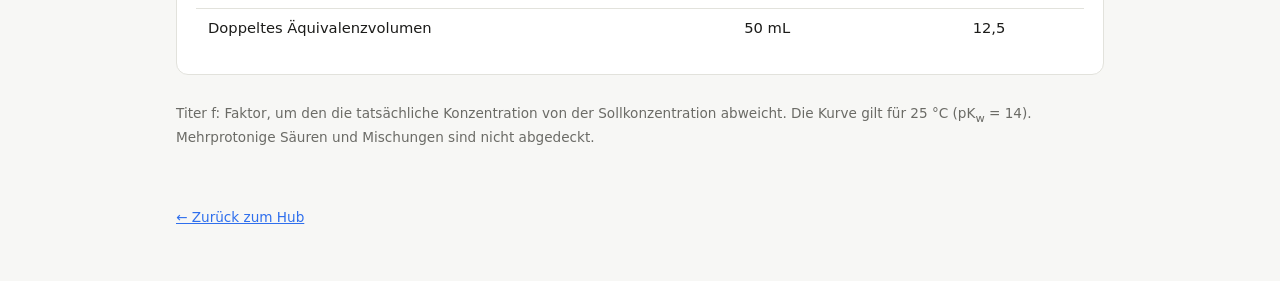
<file: titration.html>
<!doctype html>
<html lang="de">
<head>
  <meta charset="utf-8">
  <meta name="viewport" content="width=device-width, initial-scale=1">
  <title>Titrationsrechner – Hub</title>
  <meta name="description" content="Gehaltsbestimmung, Titerbestimmung und Titrationskurve">
  <link rel="stylesheet" href="style.css">
</head>
<body>
  <header>
    <p><a href="index.html">← Zurück zum Hub</a></p>
    <h1>💧 Titrationsrechner</h1>
    <p>Gehalt aus dem Verbrauch, Titer bestimmen und Titrationskurve zeichnen. Dezimalkomma oder Punkt.</p>
  </header>

  <main>
    <section class="box">
      <h2>Gehaltsbestimmung</h2>
      <p class="hinweis">n(Analyt) = n(Titrant) · ν mit ν = Mol Analyt pro Mol Titrant aus der Reaktionsgleichung (z. B. H₂SO₄ + 2 NaOH: ν = 0,5).</p>
      <div class="form">
        <label>c(Titrant) (mol/L)<input id="g-c" type="text" inputmode="decimal" placeholder="z. B. 0,1"></label>
        <label>Titer f<input id="g-f" type="text" inputmode="decimal" value="1"></label>
        <label>Verbrauch V (mL)<input id="g-V" type="text" inputmode="decimal"></label>
        <label>ν (mol Analyt / mol Titrant)<input id="g-nu" type="text" inputmode="decimal" value="1"></label>
        <label>Summenformel Analyt (für M)<input id="g-formel" type="text" placeholder="optional, z. B. HCl" autocomplete="off" autocapitalize="off" spellcheck="false"></label>
        <label>oder Molmasse M (g/mol)<input id="g-M" type="text" inputmode="decimal" placeholder="optional"></label>
        <label>Volumen der Probe in der Titration (mL)<input id="g-Va" type="text" inputmode="decimal" placeholder="optional, Aliquot"></label>
        <label>Gesamtvolumen, aus dem pipettiert wurde (mL)<input id="g-Vg" type="text" inputmode="decimal" placeholder="optional, Messkolben"></label>
        <label>Einwaage der Probe (g)<input id="g-m" type="text" inputmode="decimal" placeholder="optional"></label>
      </div>
      <div id="g-out" class="ergebnis-box" hidden></div>
    </section>

    <section class="box">
      <h2>Titerbestimmung</h2>
      <p class="hinweis">Mit einer Urtitersubstanz (z. B. Natriumcarbonat, Oxalsäure). f = c(ist) / c(soll).</p>
      <div class="form">
        <label>Summenformel Urtitersubstanz<input id="t-formel" type="text" placeholder="z. B. Na2CO3" autocomplete="off" autocapitalize="off" spellcheck="false"></label>
        <label>oder Molmasse M (g/mol)<input id="t-M" type="text" inputmode="decimal"></label>
        <label>Einwaage m (g)<input id="t-m" type="text" inputmode="decimal"></label>
        <label>ν (mol Urtiter / mol Titrant)<input id="t-nu" type="text" inputmode="decimal" value="1"></label>
        <label>Verbrauch V (mL)<input id="t-V" type="text" inputmode="decimal"></label>
        <label>c(soll) (mol/L)<input id="t-c" type="text" inputmode="decimal" placeholder="z. B. 0,1"></label>
      </div>
      <div id="t-out" class="ergebnis-box" hidden></div>
    </section>

    <section class="box">
      <h2>Titrationskurve</h2>
      <p class="hinweis">Einprotonige Säure mit starker Base, oder Base mit starker Säure. Berechnet über die Ladungsbilanz (kein Näherungsverfahren).</p>
      <div class="form">
        <label>Analyt
          <select id="k-typ">
            <option value="saeure">Säure (mit Base titriert)</option>
            <option value="base">Base (mit Säure titriert)</option>
          </select>
        </label>
        <label>Stärke
          <select id="k-staerke">
            <option value="stark">stark</option>
            <option value="schwach" selected>schwach</option>
          </select>
        </label>
        <label id="k-pk-label"><span id="k-pk-text">pKs</span><input id="k-pk" type="text" inputmode="decimal" value="4,76"></label>
        <label>c(Analyt) (mol/L)<input id="k-c0" type="text" inputmode="decimal" value="0,1"></label>
        <label>V(Analyt) (mL)<input id="k-V0" type="text" inputmode="decimal" value="25"></label>
        <label>c(Titrant) (mol/L)<input id="k-cT" type="text" inputmode="decimal" value="0,1"></label>
      </div>
      <canvas id="k-canvas" aria-label="Titrationskurve"></canvas>
      <p id="k-fehler" class="fehler" hidden></p>
      <table class="text" id="k-tabelle" hidden>
        <thead><tr><th>Punkt</th><th>V(Titrant)</th><th>pH</th></tr></thead>
        <tbody id="k-zeilen"></tbody>
      </table>
    </section>

    <p class="hinweis">Titer f: Faktor, um den die tatsächliche Konzentration von der Sollkonzentration abweicht. Die Kurve gilt für 25 °C (pK<sub>w</sub> = 14).
      Mehrprotonige Säuren und Mischungen sind nicht abgedeckt.</p>
  </main>

  <footer><p><a href="index.html">← Zurück zum Hub</a></p></footer>
  <script src="formel.js"></script>
  <script src="rechnen.js"></script>
  <script src="titration.js"></script>
</body>
</html>
</file>
<file: style.css>
:root {
  --bg: #f7f7f5;
  --card: #ffffff;
  --text: #1c1c1a;
  --muted: #6b6b66;
  --border: #e2e2dc;
  --accent: #2f6fed;
}
@media (prefers-color-scheme: dark) {
  :root {
    --bg: #161616;
    --card: #1f1f1f;
    --text: #ececea;
    --muted: #9a9a94;
    --border: #2e2e2e;
    --accent: #6b9bff;
  }
}
* { box-sizing: border-box; }
body {
  margin: 0;
  background: var(--bg);
  color: var(--text);
  font-family: system-ui, -apple-system, "Segoe UI", sans-serif;
  line-height: 1.5;
}
header, main, footer { max-width: 960px; margin: 0 auto; padding: 0 16px; }
header { padding-top: 40px; }
h1 { margin: 0 0 4px; font-size: 2rem; }
header p { margin: 0 0 20px; color: var(--muted); }
#suche {
  width: 100%;
  padding: 12px 14px;
  font-size: 1rem;
  border: 1px solid var(--border);
  border-radius: 10px;
  background: var(--card);
  color: var(--text);
}
.filter { display: flex; flex-wrap: wrap; gap: 8px; margin: 14px 0 24px; }
.filter button {
  border: 1px solid var(--border);
  background: var(--card);
  color: var(--text);
  padding: 6px 14px;
  border-radius: 999px;
  cursor: pointer;
  font-size: 0.9rem;
}
.filter button.aktiv { background: var(--accent); border-color: var(--accent); color: #fff; }
section { margin-top: 28px; }
section h2 { margin: 0 0 12px; font-size: 1.3rem; }
.grid { display: grid; grid-template-columns: repeat(auto-fill, minmax(260px, 1fr)); gap: 14px; }
.card {
  display: block;
  padding: 16px;
  background: var(--card);
  border: 1px solid var(--border);
  border-radius: 12px;
  color: inherit;
  text-decoration: none;
  transition: transform .12s, border-color .12s;
}
.card:hover { transform: translateY(-2px); border-color: var(--accent); }
.card h3 { margin: 0 0 4px; font-size: 1.05rem; }
.card p { margin: 0 0 10px; color: var(--muted); font-size: 0.92rem; }
.tag { font-size: 0.75rem; color: var(--accent); }
footer { padding: 32px 16px 40px; color: var(--muted); font-size: 0.85rem; }
code { background: var(--card); border: 1px solid var(--border); padding: 1px 6px; border-radius: 5px; }
#formel {
  width: 100%;
  padding: 12px 14px;
  font-size: 1.1rem;
  border: 1px solid var(--border);
  border-radius: 10px;
  background: var(--card);
  color: var(--text);
}
a { color: var(--accent); }
.gross { font-size: 1.4rem; margin: 20px 0 12px; }
.fehler { color: #d33; margin-top: 16px; }
table { width: 100%; border-collapse: collapse; background: var(--card); border: 1px solid var(--border); border-radius: 10px; overflow: hidden; }
th, td { padding: 8px 12px; text-align: right; border-bottom: 1px solid var(--border); font-size: 0.92rem; }
th:first-child, td:first-child { text-align: left; }
.hinweis { margin-top: 28px; color: var(--muted); font-size: 0.85rem; }
@media (max-width: 520px) { th, td { padding: 6px 6px; font-size: 0.8rem; } }
.chip { border: 1px solid var(--border); background: var(--card); padding: 6px 14px; border-radius: 999px; font-size: 0.9rem; text-decoration: none; }
table.text td, table.text th { text-align: left; vertical-align: top; }
table.text { margin-bottom: 8px; }
#suche { margin-bottom: 0; }

/* Periodensystem */
.k-alkali { --k: 12 90% 55%; }
.k-erdalkali { --k: 32 90% 50%; }
.k-uebergang { --k: 210 70% 55%; }
.k-lanthanoid { --k: 280 55% 58%; }
.k-actinoid { --k: 320 55% 55%; }
.k-metall { --k: 175 50% 42%; }
.k-halbmetall { --k: 90 45% 45%; }
.k-nichtmetall { --k: 140 55% 42%; }
.k-halogen { --k: 50 85% 45%; }
.k-edelgas { --k: 250 60% 62%; }
.pt-scroll { overflow-x: auto; padding-bottom: 8px; }
.pt { display: grid; grid-template-columns: repeat(18, minmax(44px, 1fr)); grid-template-rows: repeat(7, auto) 14px repeat(2, auto); gap: 4px; min-width: 860px; }
.el {
  font: inherit; color: var(--text); cursor: pointer; padding: 4px 2px; text-align: center;
  background: hsl(var(--k) / .16); border: 1px solid hsl(var(--k) / .55); border-radius: 6px;
  display: flex; flex-direction: column; align-items: center; line-height: 1.15;
}
.el small { font-size: .62rem; color: var(--muted); }
.el strong { font-size: 1rem; }
.el:hover { background: hsl(var(--k) / .32); }
.el.gewaehlt { outline: 2px solid var(--text); outline-offset: 1px; }
.el.gedimmt { opacity: .18; }
.filter button[class*="k-"] { background: hsl(var(--k) / .16); border-color: hsl(var(--k) / .55); }
.filter button[class*="k-"].aktiv { background: hsl(var(--k) / .6); color: var(--text); border-color: hsl(var(--k)); }
.detail { display: flex; gap: 18px; align-items: center; padding: 16px; margin-bottom: 16px; background: hsl(var(--k) / .12); border: 1px solid hsl(var(--k) / .5); border-radius: 12px; }
.gross-sym { font-size: 3.2rem; font-weight: 700; min-width: 90px; text-align: center; color: hsl(var(--k)); }
.detail h2 { margin: 0 0 6px; font-size: 1.3rem; }
.detail dl { display: grid; grid-template-columns: auto 1fr; gap: 2px 14px; margin: 0; }
.detail dt { color: var(--muted); font-size: .9rem; }
.detail dd { margin: 0; }
@media (max-width: 520px) { .detail { flex-direction: column; align-items: flex-start; } }

/* Rechner-Seiten */
.box { margin: 24px 0; padding: 18px; background: var(--card); border: 1px solid var(--border); border-radius: 12px; }
.box h2 { margin: 0 0 4px; font-size: 1.2rem; }
.box > p.hinweis { margin: 0 0 14px; }
.form { display: grid; grid-template-columns: repeat(auto-fit, minmax(170px, 1fr)); gap: 12px; margin: 12px 0; }
.form label { display: flex; flex-direction: column; gap: 4px; font-size: .85rem; color: var(--muted); }
.form input, .form select, .form textarea, .box textarea, .box input.voll {
  font: inherit; font-size: 1rem; padding: 9px 10px; color: var(--text); background: var(--bg);
  border: 1px solid var(--border); border-radius: 8px; width: 100%;
}
.form input:focus, .form select:focus, textarea:focus { outline: 2px solid var(--accent); outline-offset: 0; }
.ergebnis-box { margin-top: 12px; padding: 12px 14px; background: var(--bg); border: 1px solid var(--border); border-radius: 10px; }
.ergebnis-box p { margin: 2px 0; }
.ergebnis-box .gross { margin: 4px 0 8px; }
.ok { color: var(--accent); }
canvas { width: 100%; height: 320px; display: block; background: var(--bg); border: 1px solid var(--border); border-radius: 10px; }
[hidden] { display: none !important; }
</file>
